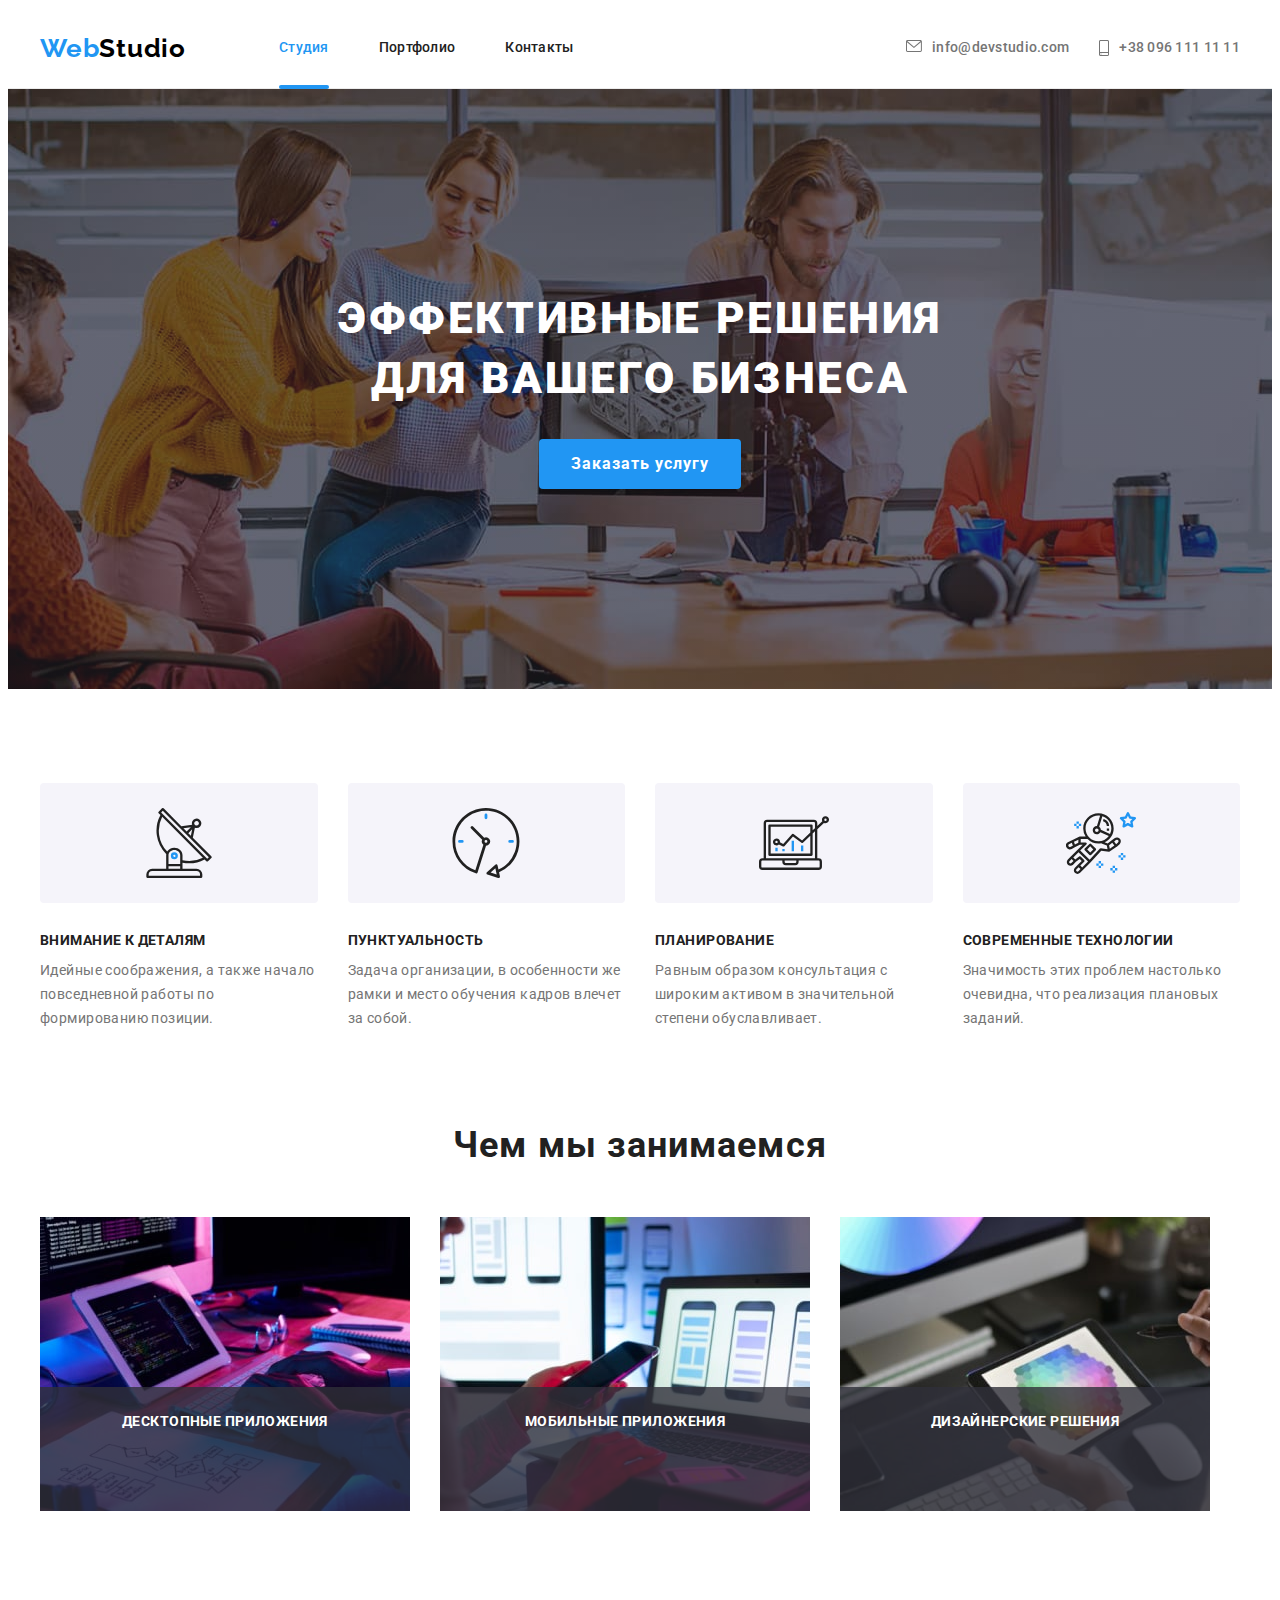
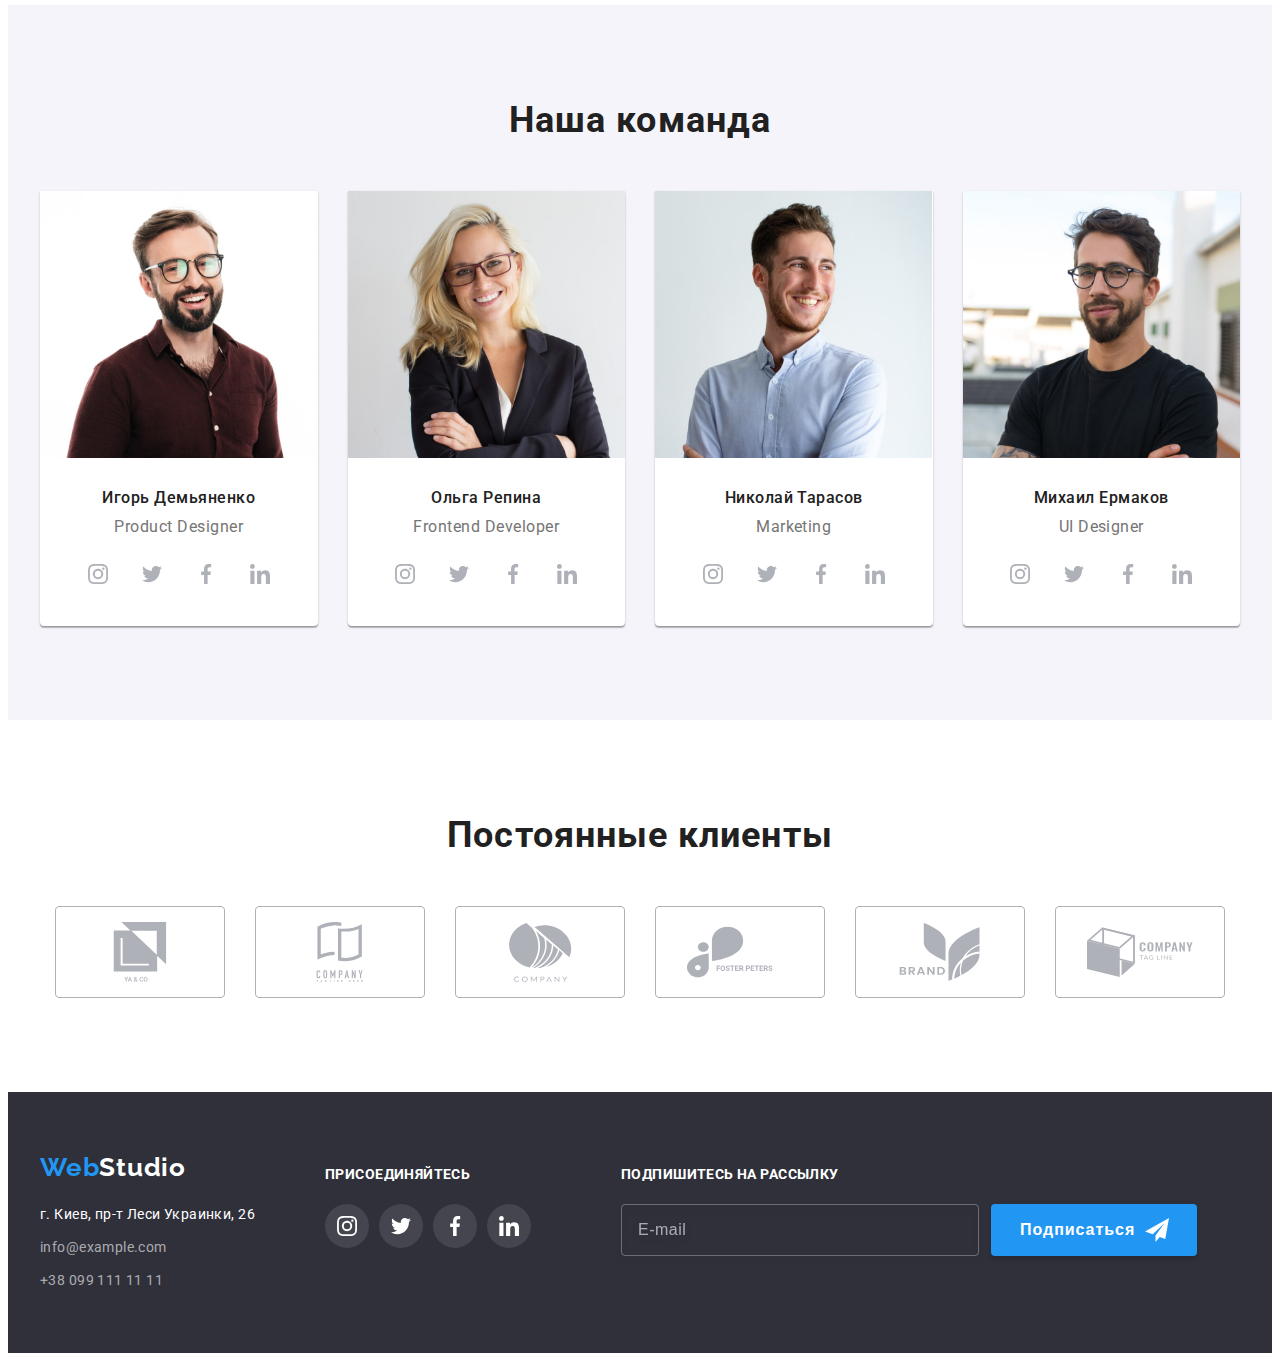
<file: index.html>
<!DOCTYPE html>
<html lang="ru">
  <head>
    <meta charset="UTF-8" />
    <meta http-equiv="X-UA-Compatible" content="IE=edge" />
    <meta name="viewport" content="width=device-width, initial-scale=1.0" />
    <title>WebStudio</title>
    <link
      rel="stylesheet"
      href="https://cdnjs.cloudflare.com/ajax/libs/modern-normalize/1.1.0/modern-normalize.min.css"
      integrity="sha512-wpPYUAdjBVSE4KJnH1VR1HeZfpl1ub8YT/NKx4PuQ5NmX2tKuGu6U/JRp5y+Y8XG2tV+wKQpNHVUX03MfMFn9Q=="
      crossorigin="anonymous"
      referrerpolicy="no-referrer"
    />
    <link rel="preconnect" href="https://fonts.googleapis.com" />
    <link rel="preconnect" href="https://fonts.gstatic.com" crossorigin />
    <link
      href="https://fonts.googleapis.com/css2?family=Raleway:wght@700&family=Roboto:wght@400;500;700;900&display=swap"
      rel="stylesheet"
    />
    <link rel="stylesheet" href="./css/main.min.css" />
  </head>

  <body>
    <!-- Шапка сайта -->
    <header class="header">
      <div class="container">
        <a class="link logo" href="./index.html">Web<span class="logo__desc">Studio</span></a>
        <nav class="navigation">
          <ul class="nav">
            <li class="list nav__item">
              <a class="link nav__link current" href="./index.html">Студия</a>
            </li>
            <li class="list nav__item">
              <a class="link nav__link" href="./portfolio.html">Портфолио</a>
            </li>
            <li class="list nav__item">
              <a class="link nav__link" href="">Контакты</a>
            </li>
          </ul>
        </nav>
        <ul class="list info">
          <li class="info__item">
            <a class="link info__link" href="mailto:info@devstudio.com"
              ><svg class="info__icon" width="16" height="12">
                <use href="./images/icon.svg#icon-envelope"></use></svg
              >info@devstudio.com
            </a>
          </li>
          <li class="info__item">
            <a class="link info__link tel" href="tel:+380961111111"
              ><svg class="info__icon" width="10" height="16">
                <use href="./images/icon.svg#icon-smartphone"></use></svg
              >+38 096 111 11 11</a
            >
          </li>
        </ul>
        <button type="button" class="menu-open-btn">
          <svg class="menu-open-btn__icon" width="40" height="40">
            <use href="./images/icon.svg#icon-menu-open"></use>
          </svg>
        </button>
      </div>
      <div class="mob-menu is-hidden">
        <div class="mob-menu__container">
          <div class="header__mob-menu-top">
            <button type="button" class="menu-close-btn">
              <svg class="menu-close-btn__icon" width="40" height="40">
                <use href="./images/icon.svg#icon-menu-close"></use>
              </svg>
            </button>
            <ul class="mob">
              <li class="list mob__item">
                <a class="link mob__link current" href="./index.html">Студия</a>
              </li>
              <li class="list mob__item">
                <a class="link mob__link" href="./portfolio.html">Портфолио</a>
              </li>
              <li class="list mob__item">
                <a class="link mob__link" href="">Контакты</a>
              </li>
            </ul>
          </div>
          <div class="header__mob-menu-bottom">
            <ul class="list mob-info">
              <li class="mob-info__item">
                <a class="link mob-info__link" href="tel:+380961111111">+38 096 111 11 11</a>
              </li>
              <li class="mob-info__item">
                <a class="link mob-info__link mail" href="mailto:info@devstudio.com"
                  >info@devstudio.com
                </a>
              </li>
            </ul>
            <ul class="mob-soc-list">
              <li class="list mob-soc-item">
                <a href="" class="mob-soc-link link">Instagram</a>
              </li>
              <li class="list mob-soc-item"><a href="" class="mob-soc-link link">Twitter</a></li>
              <li class="list mob-soc-item"><a href="" class="mob-soc-link link">Facebook</a></li>
              <li class="list mob-soc-item"><a href="" class="mob-soc-link link">LinkedIn</a></li>
            </ul>
          </div>
        </div>
      </div>
    </header>

    <!-- Герой -->
    <main class="main">
      <section class="hero">
        <div class="container">
          <h1 class="hero__title">
            Эффективные решения <br />
            для вашего бизнеса
          </h1>
          <button class="hero__btn" type="button" data-modal-open>Заказать услугу</button>
        </div>
      </section>
      <!-- Преимущества -->
      <section class="benefits">
        <div class="container">
          <h2 class="visually-hidden">Преимущества</h2>
          <ul class="list benefits__list">
            <li class="benefits__item">
              <div class="benefits__icon-block">
                <svg class="benefits__icon" width="70" height="70">
                  <use href="./images/icon.svg#icon-antenna"></use>
                </svg>
              </div>
              <h3 class="benefits__title">Внимание к деталям</h3>
              <p class="benefits__desc">
                Идейные соображения, а также начало повседневной работы по формированию позиции.
              </p>
            </li>
            <li class="benefits__item">
              <div class="benefits__icon-block">
                <svg class="benefits__icon" width="70" height="70">
                  <use href="./images/icon.svg#icon-clock"></use>
                </svg>
              </div>
              <h3 class="benefits__title">Пунктуальность</h3>
              <p class="benefits__desc">
                Задача организации, в особенности же рамки и место обучения кадров влечет за собой.
              </p>
            </li>
            <li class="benefits__item">
              <div class="benefits__icon-block">
                <svg class="benefits__icon" width="70" height="70">
                  <use href="./images/icon.svg#icon-diagram"></use>
                </svg>
              </div>
              <h3 class="benefits__title">Планирование</h3>
              <p class="benefits__desc">
                Равным образом консультация с широким активом в значительной степени обуславливает.
              </p>
            </li>
            <li class="benefits__item">
              <div class="benefits__icon-block">
                <svg class="benefits__icon" width="70" height="70">
                  <use href="./images/icon.svg#icon-astronaut"></use>
                </svg>
              </div>
              <h3 class="benefits__title">Современные технологии</h3>
              <p class="benefits__desc">
                Значимость этих проблем настолько очевидна, что реализация плановых заданий.
              </p>
            </li>
          </ul>
        </div>
      </section>

      <!-- Чем мы занимаемся -->
      <section class="work">
        <div class="container">
          <h2 class="work__title">Чем мы занимаемся</h2>
          <ul class="list work__list">
            <li class="work__item">
              <a href="" class="link">
                <picture>
                  <source
                    srcset="./images/box1.jpg 1x, ./images/box1-2x.jpg 2x"
                    media="(min-width: 1200px)"
                  />
                  <img src="./images/box1.jpg" alt="Печатаем текст" />
                </picture>
                <p class="work-top-text">Десктопные приложения</p>
              </a>
            </li>

            <li class="work__item">
              <a href="" class="link">
                <picture>
                  <source
                    srcset="./images/box2.jpg 1x, ./images/box2-2x.jpg 2x"
                    media="(min-width: 1200px)"
                  />
                  <img src="./images/box2.jpg" alt="Верстка под телефон" />
                </picture>

                <p class="work-top-text">Мобильные приложения</p>
              </a>
            </li>
            <li class="work__item">
              <a href="" class="link">
                <picture>
                  <source
                    srcset="./images/box3.jpg 1x, ./images/box3-2x.jpg 2x"
                    media="(min-width: 1200px)"
                  />
                  <img src="./images/box3.jpg" alt="Рисуем" />
                </picture>

                <p class="work-top-text">Дизайнерские решения</p>
              </a>
            </li>
          </ul>
        </div>
      </section>

      <!-- Наша команда -->
      <section class="team">
        <div class="container">
          <h2 class="team__title">Наша команда</h2>
          <ul class="list team__list">
            <li class="team__item">
              <picture>
                <source
                  srcset="./images/Igor.jpg 1x, ./images/Igor-2x.jpg 2x"
                  media="(min-width: 1200px)"
                />
                <source
                  srcset="./images/tablet/Igor-tab.jpg 1x, ./images/tablet/Igor-tab-2x.jpg 2x"
                  media="(min-width: 768px)"
                />
                <source
                  srcset="./images/mob/Igor-mob.jpg 1x, ./images/mob/Igor-mob-2x.jpg 2x"
                  media="(min-width: 320px)"
                />
                <img src="./images/Igor.jpg" alt="Игорь Демьяненко" />
              </picture>

              <div class="team__container">
                <h3 class="team__caption">Игорь Демьяненко</h3>
                <p class="team__desc" lang="en">Product Designer</p>
                <ul class="list soc">
                  <li class="soc__item">
                    <a class="link soc__link" href=""
                      ><svg class="soc__icon" width="20" height="20">
                        <use href="./images/icon.svg#icon-instagram"></use></svg
                    ></a>
                  </li>
                  <li class="soc__item">
                    <a class="link soc__link" href=""
                      ><svg class="soc__icon" width="20" height="20">
                        <use href="./images/icon.svg#icon-twitter"></use></svg
                    ></a>
                  </li>
                  <li class="soc__item">
                    <a class="link soc__link" href=""
                      ><svg class="soc__icon" width="20" height="20">
                        <use href="./images/icon.svg#icon-facebook"></use></svg
                    ></a>
                  </li>
                  <li class="soc__item">
                    <a class="link soc__link" href=""
                      ><svg class="soc__icon" width="20" height="20">
                        <use href="./images/icon.svg#icon-linkedin"></use></svg
                    ></a>
                  </li>
                </ul>
              </div>
            </li>
            <li class="team__item">
              <picture>
                <source
                  srcset="./images/Olga.jpg 1x, ./images/Olga-2x.jpg 2x"
                  media="(min-width: 1200px)"
                />
                <source
                  srcset="./images/tablet/Olga-tab.jpg 1x, ./images/tablet/Olga-tab-2x.jpg 2x"
                  media="(min-width: 768px)"
                />
                <source
                  srcset="./images/mob/Olga-mob.jpg 1x, ./images/mob/Olga-mob-2x.jpg 2x"
                  media="(min-width: 320px)"
                />
                <img src="./images/Olga.jpg" alt="Ольга Репина" />
              </picture>

              <div class="team__container">
                <h3 class="team__caption">Ольга Репина</h3>
                <p class="team__desc" lang="en">Frontend Developer</p>
                <ul class="list soc">
                  <li class="soc__item">
                    <a class="link soc__link" href=""
                      ><svg class="soc__icon" width="20" height="20">
                        <use href="./images/icon.svg#icon-instagram"></use></svg
                    ></a>
                  </li>
                  <li class="soc__item">
                    <a class="link soc__link" href=""
                      ><svg class="soc__icon" width="20" height="20">
                        <use href="./images/icon.svg#icon-twitter"></use></svg
                    ></a>
                  </li>
                  <li class="soc__item">
                    <a class="link soc__link" href=""
                      ><svg class="soc__icon" width="20" height="20">
                        <use href="./images/icon.svg#icon-facebook"></use></svg
                    ></a>
                  </li>
                  <li class="soc__item">
                    <a class="link soc__link" href=""
                      ><svg class="soc__icon" width="20" height="20">
                        <use href="./images/icon.svg#icon-linkedin"></use></svg
                    ></a>
                  </li>
                </ul>
              </div>
            </li>
            <li class="team__item">
              <picture>
                <source
                  srcset="./images/Nikolai.jpg 1x, ./images/Nikolai-2x.jpg 2x"
                  media="(min-width: 1200px)"
                />
                <source
                  srcset="./images/tablet/Nikolai-tab.jpg 1x, ./images/tablet/Nikolai-tab-2x.jpg 2x"
                  media="(min-width: 768px)"
                />
                <source
                  srcset="./images/mob/Nikolai-mob.jpg 1x, ./images/mob/Nikolai-mob-2x.jpg 2x"
                  media="(min-width: 320px)"
                />
                <img src="./images/Nikolai.jpg" alt="Николай Тарасов" />
              </picture>

              <div class="team__container">
                <h3 class="team__caption">Николай Тарасов</h3>
                <p class="team__desc" lang="en">Marketing</p>
                <ul class="list soc">
                  <li class="soc__item">
                    <a class="link soc__link" href=""
                      ><svg class="soc__icon" width="20" height="20">
                        <use href="./images/icon.svg#icon-instagram"></use></svg
                    ></a>
                  </li>
                  <li class="soc__item">
                    <a class="link soc__link" href=""
                      ><svg class="soc__icon" width="20" height="20">
                        <use href="./images/icon.svg#icon-twitter"></use></svg
                    ></a>
                  </li>
                  <li class="soc__item">
                    <a class="link soc__link" href=""
                      ><svg class="soc__icon" width="20" height="20">
                        <use href="./images/icon.svg#icon-facebook"></use></svg
                    ></a>
                  </li>
                  <li class="soc__item">
                    <a class="link soc__link" href=""
                      ><svg class="soc__icon" width="20" height="20">
                        <use href="./images/icon.svg#icon-linkedin"></use></svg
                    ></a>
                  </li>
                </ul>
              </div>
            </li>
            <li class="team__item">
              <picture>
                <source
                  srcset="./images/Misha.jpg 1x, ./images/Misha-2x.jpg 2x"
                  media="(min-width: 1200px)"
                />
                <source
                  srcset="./images/tablet/Misha-tab.jpg 1x, ./images/tablet/Misha-tab-2x.jpg 2x"
                  media="(min-width: 768px)"
                />
                <source
                  srcset="./images/mob/Misha-mob.jpg 1x, ./images/mob/Misha-mob-2x.jpg 2x"
                  media="(min-width: 320px)"
                />
                <img src="./images/Misha.jpg" alt="Михаил Ермаков" />
              </picture>

              <div class="team__container">
                <h3 class="team__caption">Михаил Ермаков</h3>
                <p class="team__desc" lang="en">UI Designer</p>
                <ul class="list soc">
                  <li class="soc__item">
                    <a class="link soc__link" href=""
                      ><svg class="soc__icon" width="20" height="20">
                        <use href="./images/icon.svg#icon-instagram"></use></svg
                    ></a>
                  </li>
                  <li class="soc__item">
                    <a class="link soc__link" href=""
                      ><svg class="soc__icon" width="20" height="20">
                        <use href="./images/icon.svg#icon-twitter"></use></svg
                    ></a>
                  </li>
                  <li class="soc__item">
                    <a class="link soc__link" href=""
                      ><svg class="soc__icon" width="20" height="20">
                        <use href="./images/icon.svg#icon-facebook"></use></svg
                    ></a>
                  </li>
                  <li class="soc__item">
                    <a class="link soc__link" href=""
                      ><svg class="soc__icon" width="20" height="20">
                        <use href="./images/icon.svg#icon-linkedin"></use></svg
                    ></a>
                  </li>
                </ul>
              </div>
            </li>
          </ul>
        </div>
      </section>
    </main>
    <!-- Постоянные клиенты -->
    <section class="client">
      <div class="container">
        <h2 class="client__title">Постоянные клиенты</h2>
        <ul class="list client__list">
          <li class="client__item">
            <a class="link client__link" href="">
              <svg class="client__icon" width="106" height="60">
                <use href="./images/icon.svg#icon-logo"></use>
              </svg>
            </a>
          </li>
          <li class="client__item">
            <a class="link client__link" href=""
              ><svg class="client__icon" width="106" height="60">
                <use href="./images/icon.svg#icon-logo2"></use></svg
            ></a>
          </li>
          <li class="client__item">
            <a class="link client__link" href=""
              ><svg class="client__icon" width="106" height="60">
                <use href="./images/icon.svg#icon-logo3"></use></svg
            ></a>
          </li>
          <li class="client__item">
            <a class="link client__link" href=""
              ><svg class="client__icon" width="106" height="60">
                <use href="./images/icon.svg#icon-logo4"></use></svg
            ></a>
          </li>
          <li class="client__item">
            <a class="link client__link" href=""
              ><svg class="client__icon" width="106" height="60">
                <use href="./images/icon.svg#icon-logo5"></use></svg
            ></a>
          </li>
          <li class="client__item">
            <a class="link client__link" href=""
              ><svg class="client__icon" width="106" height="60">
                <use href="./images/icon.svg#icon-logo6"></use></svg
            ></a>
          </li>
        </ul>
      </div>
    </section>
    <!-- Підвал сайта -->
    <footer class="footer">
      <div class="container">
        <div class="container__address">
          <a class="link footer__logo logo" href="./index.html"
            >Web<span class="footer__logo-desc">Studio</span></a
          >
          <address class="address">
            <ul class="list address__list">
              <li class="list address__item footer__item">
                <a
                  class="link address__link"
                  href="https://goo.gl/maps/ybXtjSqPj97G9J9u8"
                  target="_blank"
                  rel="noopener noreferrer"
                >
                  г. Киев, пр-т Леси Украинки, 26
                </a>
              </li>
              <li class="list address__info-list footer__item">
                <a class="link footer__info-link" href="mailto:info@example.com"
                  >info@example.com</a
                >
              </li>
              <li class="list address__info-list footer__item">
                <a class="link footer__info-link" href="tel:+380991111111">+38 099 111 11 11</a>
              </li>
            </ul>
          </address>
        </div>
        <div class="footer__soc-container">
          <h3 class="footer__soc-title">присоединяйтесь</h3>
          <ul class="list footer__soc">
            <li class="footer__soc-item">
              <a class="link footer__soc-link" href=""
                ><svg class="footer__icon-soc" width="20" height="20">
                  <use href="./images/icon.svg#icon-instagram"></use></svg
              ></a>
            </li>
            <li class="footer__soc-item">
              <a class="link footer__soc-link" href=""
                ><svg class="footer__icon-soc" width="20" height="20">
                  <use href="./images/icon.svg#icon-twitter"></use></svg
              ></a>
            </li>
            <li class="footer__soc-item">
              <a class="link footer__soc-link" href=""
                ><svg class="footer__icon-soc" width="20" height="20">
                  <use href="./images/icon.svg#icon-facebook"></use></svg
              ></a>
            </li>
            <li class="footer__soc-item">
              <a class="link footer__soc-link" href=""
                ><svg class="footer__icon-soc" width="20" height="20">
                  <use href="./images/icon.svg#icon-linkedin"></use></svg
              ></a>
            </li>
          </ul>
        </div>
        <div class="footer__form-container">
          <h3 class="footer__form-title">Подпишитесь на рассылку</h3>
          <form class="form">
            <label class="form__lable">
              <input type="email" name="email" placeholder="E-mail" required class="form__input" />
            </label>
            <button type="submit" class="form__button">
              Подписаться
              <svg class="form__icon" width="24px" height="24px">
                <use href="./images/icon.svg#icon-send"></use>
              </svg>
            </button>
          </form>
        </div>
      </div>
    </footer>
    <!-- Modal -->
    <div class="backdrop is-hidden" data-modal>
      <div class="modal">
        <button type="button" class="modal-close-button" data-modal-close>
          <svg class="icon-close-button" width="18" height="18">
            <use href="./images/icon.svg#icon-close-button"></use>
          </svg>
        </button>
        <p class="modal__desc">Оставьте свои данные, мы вам перезвоним</p>
        <form class="modal__form">
          <div class="modal__lable-container">
            <label for="user-name" class="modal__form-label">Имя</label>

            <div class="modal__input-container">
              <input
                type="text"
                class="modal__form-input"
                name="user-name"
                required
                id="user-name"
              />
              <svg class="modal__icon-form" width="18px" height="18px">
                <use href="./images/icon.svg#icon-user"></use>
              </svg>
            </div>
          </div>
          <div class="modal__lable-container">
            <label for="phone" class="modal__form-label">Телефон</label>

            <div class="modal__input-container">
              <input type="tel" class="modal__form-input" name="phone" required id="phone" />
              <svg class="modal__icon-form" width="18px" height="18px">
                <use href="./images/icon.svg#icon-phone-modal"></use>
              </svg>
            </div>
          </div>
          <div class="modal__lable-container">
            <label for="email" class="modal__form-label">Почта</label>

            <div class="modal__input-container">
              <input type="email" class="modal__form-input" name="email" required id="email" />
              <svg class="modal__icon-form" width="18px" height="18px">
                <use href="./images/icon.svg#icon-email-modal"></use>
              </svg>
            </div>
          </div>
          <div class="modal__comment-form">
            <label for="comment-user" class="modal__form-label"> Комментарий</label>
            <textarea
              name="comment-user"
              id="comment-user"
              cols="30"
              rows="5"
              class="modal__comment-textarea"
              placeholder="Введите текст"
            ></textarea>
          </div>
          <div class="modal__check-container">
            <input
              type="checkbox"
              class="modal__checkbox-form visually-hidden"
              value="checkbox"
              name="check"
              required
              id="check"
            />
            <label for="check" class="modal__check-label">
              <span class="modal__check-icon">
                <svg class="modal__icon-check" width="16" height="15">
                  <use href="./images/icon.svg#icon-check"></use>
                </svg>
              </span>
              <span
                >Соглашаюсь с рассылкой и принимаю&nbsp;
                <a class="modal__check-desc" href=""> Условия договора</a></span
              >
            </label>
          </div>
          <button type="submit" class="modal__send-btn">Отправить</button>
        </form>
      </div>
    </div>
    <script src="./js/modal.js"></script>
    <script src="./js/menu.js"></script>
  </body>
</html>
</file>
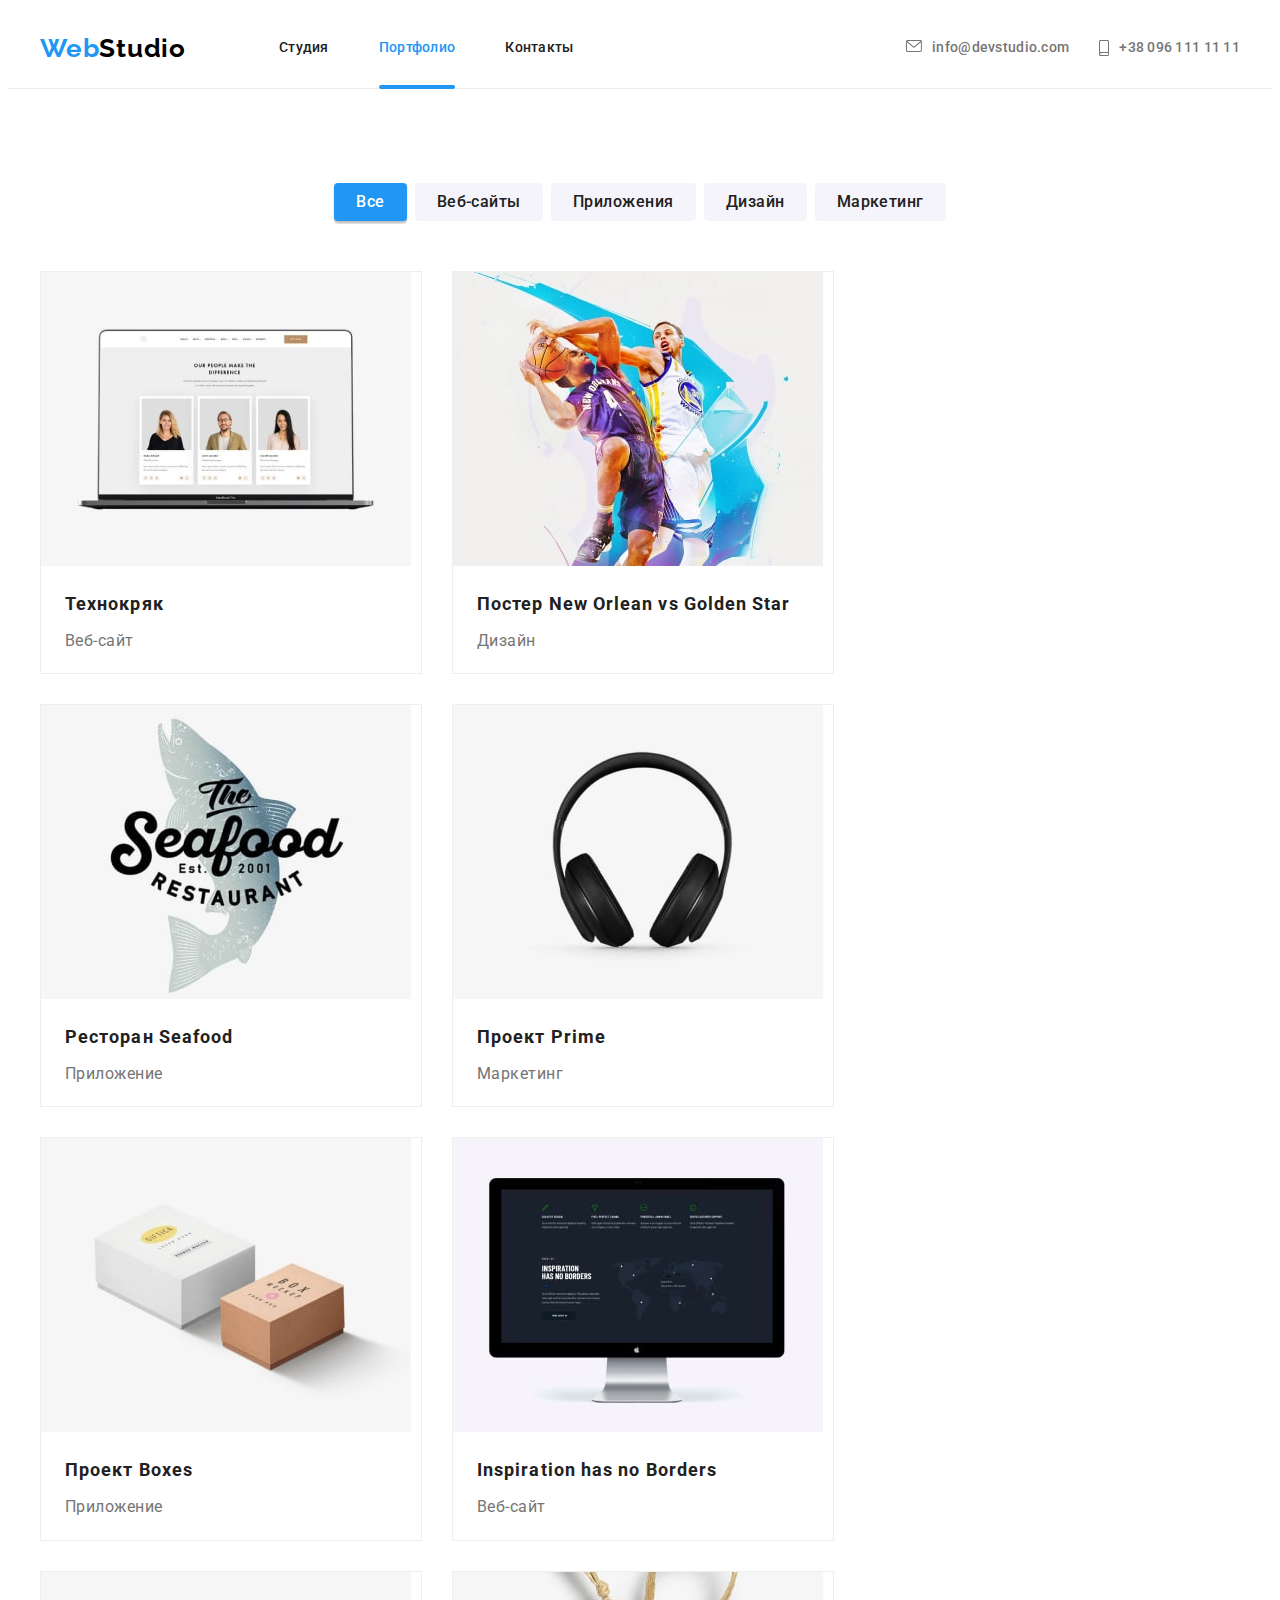
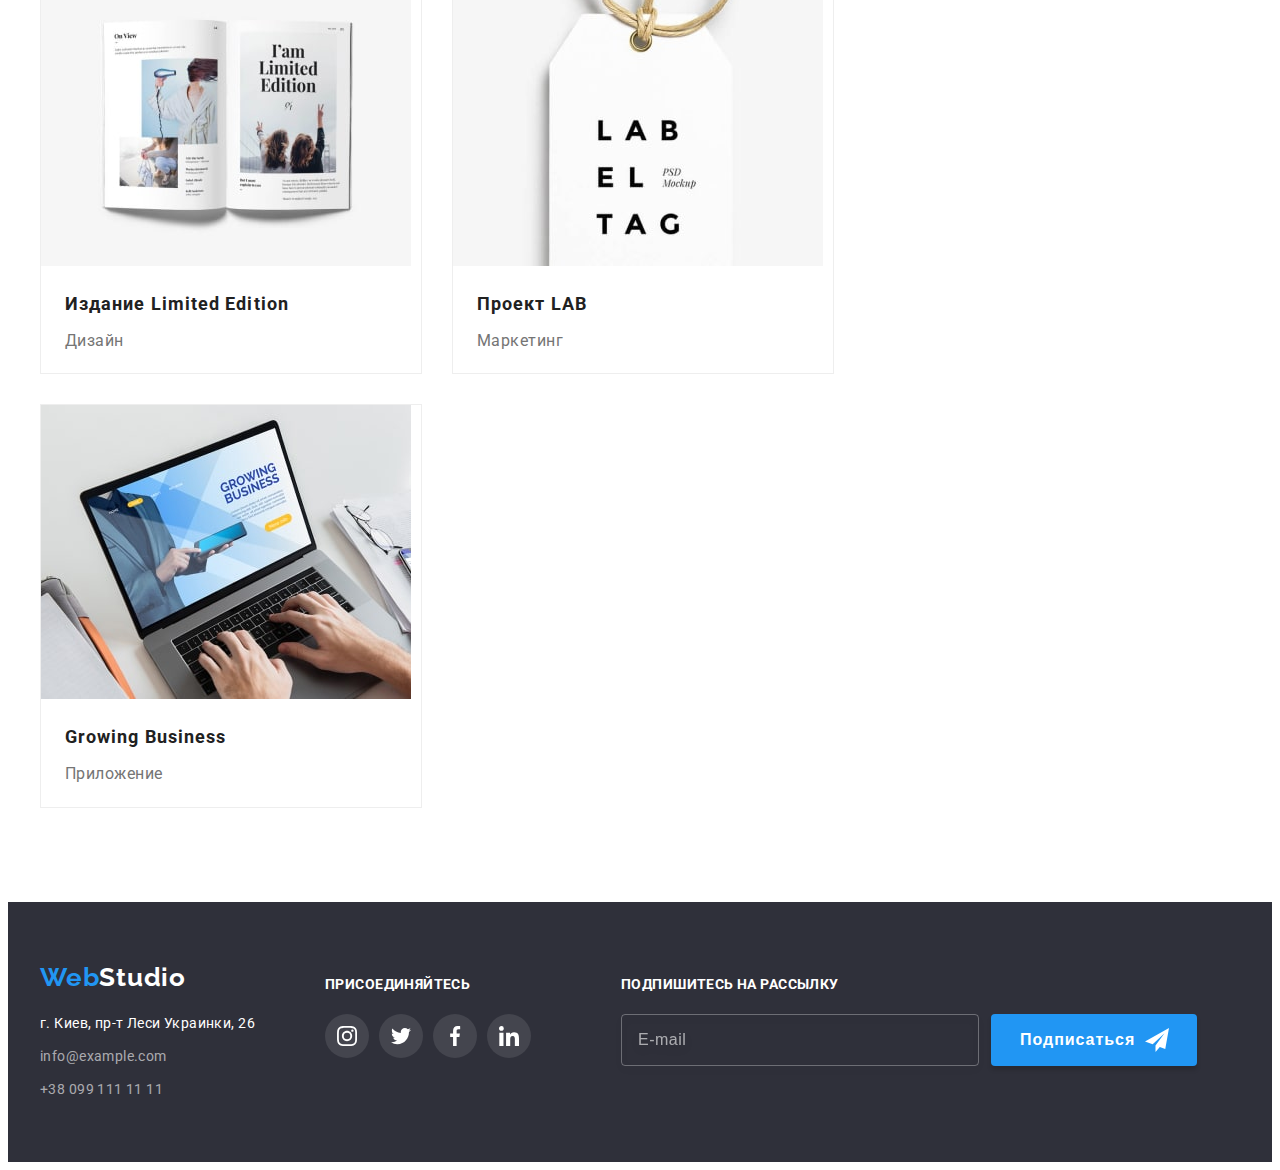
<file: portfolio.html>
<!DOCTYPE html>
<html lang="ru">
  <head>
    <meta charset="UTF-8" />
    <meta http-equiv="X-UA-Compatible" content="IE=edge" />
    <meta name="viewport" content="width=device-width, initial-scale=1.0" />
    <title>WebStudio</title>
    <link
      rel="stylesheet"
      href="https://cdnjs.cloudflare.com/ajax/libs/modern-normalize/1.1.0/modern-normalize.min.css"
      integrity="sha512-wpPYUAdjBVSE4KJnH1VR1HeZfpl1ub8YT/NKx4PuQ5NmX2tKuGu6U/JRp5y+Y8XG2tV+wKQpNHVUX03MfMFn9Q=="
      crossorigin="anonymous"
      referrerpolicy="no-referrer"
    />
    <link rel="preconnect" href="https://fonts.googleapis.com" />
    <link rel="preconnect" href="https://fonts.gstatic.com" crossorigin />
    <link
      href="https://fonts.googleapis.com/css2?family=Raleway:wght@700&family=Roboto:wght@400;500;700;900&display=swap"
      rel="stylesheet"
    />
    <link rel="stylesheet" href="./css/main.min.css" />
  </head>

  <body>
    <!-- Шапка сайта -->
    <header class="header">
      <div class="container">
        <a class="link logo" href="./index.html">Web<span class="logo__desc">Studio</span></a>
        <nav class="navigation">
          <ul class="nav">
            <li class="list nav__item">
              <a class="link nav__link" href="./index.html">Студия</a>
            </li>
            <li class="list nav__item">
              <a class="link nav__link current" href="./portfolio.html">Портфолио</a>
            </li>
            <li class="list nav__item">
              <a class="link nav__link" href="">Контакты</a>
            </li>
          </ul>
        </nav>
        <ul class="list info">
          <li class="info__item">
            <a class="link info__link" href="mailto:info@devstudio.com"
              ><svg class="info__icon" width="16" height="12">
                <use href="./images/icon.svg#icon-envelope"></use></svg
              >info@devstudio.com
            </a>
          </li>
          <li class="info__item">
            <a class="link info__link tel" href="tel:+380961111111"
              ><svg class="info__icon" width="10" height="16">
                <use href="./images/icon.svg#icon-smartphone"></use></svg
              >+38 096 111 11 11</a
            >
          </li>
        </ul>
        <button type="button" class="menu-open-btn">
          <svg class="menu-open-btn__icon" width="40" height="40">
            <use href="./images/icon.svg#icon-menu-open"></use>
          </svg>
        </button>
      </div>
      <div class="mob-menu is-hidden">
        <div class="mob-menu__container">
          <div class="header__mob-menu-top">
            <button type="button" class="menu-close-btn">
              <svg class="menu-close-btn__icon" width="40" height="40">
                <use href="./images/icon.svg#icon-menu-close"></use>
              </svg>
            </button>
            <ul class="mob">
              <li class="list mob__item">
                <a class="link mob__link" href="./index.html">Студия</a>
              </li>
              <li class="list mob__item">
                <a class="link mob__link current" href="./portfolio.html">Портфолио</a>
              </li>
              <li class="list mob__item">
                <a class="link mob__link" href="">Контакты</a>
              </li>
            </ul>
          </div>
          <div class="header__mob-menu-bottom">
            <ul class="list mob-info">
              <li class="mob-info__item">
                <a class="link mob-info__link" href="tel:+380961111111">+38 096 111 11 11</a>
              </li>
              <li class="mob-info__item">
                <a class="link mob-info__link mail" href="mailto:info@devstudio.com"
                  >info@devstudio.com
                </a>
              </li>
            </ul>
            <ul class="mob-soc-list">
              <li class="list mob-soc-item">
                <a href="" class="mob-soc-link link">Instagram</a>
              </li>
              <li class="list mob-soc-item"><a href="" class="mob-soc-link link">Twitter</a></li>
              <li class="list mob-soc-item"><a href="" class="mob-soc-link link">Facebook</a></li>
              <li class="list mob-soc-item"><a href="" class="mob-soc-link link">LinkedIn</a></li>
            </ul>
          </div>
        </div>
      </div>
    </header>
    <!--Список портфолио  -->
    <main>
      <section class="portfolio">
        <div class="container">
          <h1 class="visually-hidden">Наши роботы</h1>
          <ul class="list portfolio__btn-list">
            <li class="portfolio__btn-item">
              <button class="btn current" type="button">Все</button>
            </li>
            <li class="portfolio__btn-item">
              <button class="btn" type="button">Веб-сайты</button>
            </li>
            <li class="portfolio__btn-item">
              <button class="btn" type="button">Приложения</button>
            </li>
            <li class="portfolio__btn-item"><button class="btn" type="button">Дизайн</button></li>
            <li class="portfolio__btn-item">
              <button class="btn" type="button">Маркетинг</button>
            </li>
          </ul>

          <ul class="portfolio__list">
            <li class="list portfolio__item">
              <a class="link portfolio__link" href="">
                <div class="portfolio__top-container">
                  <picture>
                    <source
                      srcset="
                        ./images/portfolio/portfolio-1.jpg    1x,
                        ./images/portfolio/portfolio-1-2x.jpg 2x
                      "
                      media="(min-width: 1200px)" />
                    <source
                      srcset="
                        ./images/portfolio/tablet/portfolio-tab-1.jpg    1x,
                        ./images/portfolio/tablet/portfolio-tab-1-2x.jpg 2x
                      "
                      media="(min-width: 768px)" />
                    <source
                      srcset="
                        ./images/portfolio/mob/portfolio-mob-1.jpg    1x,
                        ./images/portfolio/mob/portfolio-mob-1-2x.jpg 2x
                      "
                      media="(min-width: 320px)" />
                    <img src="./images/portfolio1.jpg" alt="Технокряк"
                  /></picture>

                  <p class="top-text">
                    Ресурс предлагает комплексные предложения с разным уровнем функционала и
                    сервисов. Все это позволит посетителю получить исчерпывающие сведения о компании
                    или частном лице.
                  </p>
                </div>
                <div class="portfolio__wrap-container">
                  <h2 class="portfolio__title">Технокряк</h2>
                  <p class="portfolio__desc">Веб-сайт</p>
                </div></a
              >
            </li>
            <li class="list portfolio__item">
              <a class="link portfolio__link" href="">
                <div class="portfolio__top-container">
                  <picture>
                    <source
                      srcset="
                        ./images/portfolio/portfolio-2.jpg    1x,
                        ./images/portfolio/portfolio-2-2x.jpg 2x
                      "
                      media="(min-width: 1200px)"
                    />
                    <source
                      srcset="
                        ./images/portfolio/tablet/portfolio-tab-2.jpg    1x,
                        ./images/portfolio/tablet/portfolio-tab-2-2x.jpg 2x
                      "
                      media="(min-width: 768px)"
                    />
                    <source
                      srcset="
                        ./images/portfolio/mob/portfolio-mob-2.jpg    1x,
                        ./images/portfolio/mob/portfolio-mob-2-2x.jpg 2x
                      "
                      media="(min-width: 320px)"
                    />
                    <img src="./images/portfolio2.jpg" alt="Постер New Orlean vs Golden Star" />
                  </picture>
                  <p class="top-text">
                    Ресурс предлагает комплексные предложения с разным уровнем функционала и
                    сервисов. Все это позволит посетителю получить исчерпывающие сведения о компании
                    или частном лице.
                  </p>
                </div>
                <div class="portfolio__wrap-container">
                  <h2 class="portfolio__title">
                    Постер <span lang="en">New Orlean vs Golden Star</span>
                  </h2>
                  <p class="portfolio__desc">Дизайн</p>
                </div>
              </a>
            </li>
            <li class="list portfolio__item">
              <a class="link portfolio__link" href="">
                <div class="portfolio__top-container">
                  <picture>
                    <source
                      srcset="
                        ./images/portfolio/portfolio-3.jpg    1x,
                        ./images/portfolio/portfolio-3-2x.jpg 2x
                      "
                      media="(min-width: 1200px)" />
                    <source
                      srcset="
                        ./images/portfolio/tablet/portfolio-tab-3.jpg    1x,
                        ./images/portfolio/tablet/portfolio-tab-3-2x.jpg 2x
                      "
                      media="(min-width: 768px)" />
                    <source
                      srcset="
                        ./images/portfolio/mob/portfolio-mob-3.jpg    1x,
                        ./images/portfolio/mob/portfolio-mob-3-2x.jpg 2x
                      "
                      media="(min-width: 320px)" />
                    <img src="./images/portfolio3.jpg" alt="Ресторан Seafood"
                  /></picture>

                  <p class="top-text">
                    Ресурс предлагает комплексные предложения с разным уровнем функционала и
                    сервисов. Все это позволит посетителю получить исчерпывающие сведения о компании
                    или частном лице.
                  </p>
                </div>
                <div class="portfolio__wrap-container">
                  <h2 class="portfolio__title">Ресторан <span lang="en">Seafood</span></h2>
                  <p class="portfolio__desc">Приложение</p>
                </div>
              </a>
            </li>
            <li class="list portfolio__item">
              <a class="link portfolio__link" href="">
                <div class="portfolio__top-container">
                  <picture>
                    <source
                      srcset="
                        ./images/portfolio/portfolio-4.jpg    1x,
                        ./images/portfolio/portfolio-4-2x.jpg 2x
                      "
                      media="(min-width: 1200px)"
                    />
                    <source
                      srcset="
                        ./images/portfolio/tablet/portfolio-tab-4.jpg    1x,
                        ./images/portfolio/tablet/portfolio-tab-4-2x.jpg 2x
                      "
                      media="(min-width: 768px)"
                    />
                    <source
                      srcset="
                        ./images/portfolio/mob/portfolio-mob-4.jpg    1x,
                        ./images/portfolio/mob/portfolio-mob-4-2x.jpg 2x
                      "
                      media="(min-width: 320px)"
                    />
                    <img src="./images/portfolio4.jpg" alt="Проект Prime" />
                  </picture>

                  <p class="top-text">
                    Ресурс предлагает комплексные предложения с разным уровнем функционала и
                    сервисов. Все это позволит посетителю получить исчерпывающие сведения о компании
                    или частном лице.
                  </p>
                </div>
                <div class="portfolio__wrap-container">
                  <h2 class="portfolio__title">Проект <span lang="en">Prime</span></h2>
                  <p class="portfolio__desc">Маркетинг</p>
                </div>
              </a>
            </li>
            <li class="list portfolio__item">
              <a class="link portfolio__link" href="">
                <div class="portfolio__top-container">
                  <picture>
                    <source
                      srcset="
                        ./images/portfolio/portfolio-5.jpg    1x,
                        ./images/portfolio/portfolio-5-2x.jpg 2x
                      "
                      media="(min-width: 1200px)"
                    />
                    <source
                      srcset="
                        ./images/portfolio/tablet/portfolio-tab-5.jpg    1x,
                        ./images/portfolio/tablet/portfolio-tab-5-2x.jpg 2x
                      "
                      media="(min-width: 768px)"
                    />
                    <source
                      srcset="
                        ./images/portfolio/mob/portfolio-mob-5.jpg    1x,
                        ./images/portfolio/mob/portfolio-mob-5-2x.jpg 2x
                      "
                      media="(min-width: 320px)"
                    />
                    <img src="./images/portfolio5.jpg" alt="Проект Boxes" />
                  </picture>

                  <p class="top-text">
                    Ресурс предлагает комплексные предложения с разным уровнем функционала и
                    сервисов. Все это позволит посетителю получить исчерпывающие сведения о компании
                    или частном лице.
                  </p>
                </div>
                <div class="portfolio__wrap-container">
                  <h2 class="portfolio__title">Проект <span lang="en">Boxes</span></h2>
                  <p class="portfolio__desc">Приложение</p>
                </div>
              </a>
            </li>
            <li class="list portfolio__item">
              <a class="link portfolio__link" href="">
                <div class="portfolio__top-container">
                  <picture>
                    <source
                      srcset="
                        ./images/portfolio/portfolio-6.jpg    1x,
                        ./images/portfolio/portfolio-6-2x.jpg 2x
                      "
                      media="(min-width: 1200px)" />
                    <source
                      srcset="
                        ./images/portfolio/tablet/portfolio-tab-6.jpg    1x,
                        ./images/portfolio/tablet/portfolio-tab-6-2x.jpg 2x
                      "
                      media="(min-width: 768px)" />
                    <source
                      srcset="
                        ./images/portfolio/mob/portfolio-mob-6.jpg    1x,
                        ./images/portfolio/mob/portfolio-mob-6-2x.jpg 2x
                      "
                      media="(min-width: 320px)" />

                    <img src="./images/portfolio6.jpg" alt="Inspiration has no Borders"
                  /></picture>

                  <p class="top-text">
                    Ресурс предлагает комплексные предложения с разным уровнем функционала и
                    сервисов. Все это позволит посетителю получить исчерпывающие сведения о компании
                    или частном лице.
                  </p>
                </div>
                <div class="portfolio__wrap-container">
                  <h2 class="portfolio__title">
                    <span lang="en">Inspiration has no Borders</span>
                  </h2>
                  <p class="portfolio__desc">Веб-сайт</p>
                </div>
              </a>
            </li>
            <li class="list portfolio__item">
              <a class="link portfolio__link" href="">
                <div class="portfolio__top-container">
                  <picture>
                    <source
                      srcset="
                        ./images/portfolio/portfolio-7.jpg    1x,
                        ./images/portfolio/portfolio-7-2x.jpg 2x
                      "
                      media="(min-width: 1200px)" />
                    <source
                      srcset="
                        ./images/portfolio/tablet/portfolio-tab-7.jpg    1x,
                        ./images/portfolio/tablet/portfolio-tab-7-2x.jpg 2x
                      "
                      media="(min-width: 768px)" />
                    <source
                      srcset="
                        ./images/portfolio/mob/portfolio-mob-7.jpg    1x,
                        ./images/portfolio/mob/portfolio-mob-7-2x.jpg 2x
                      "
                      media="(min-width: 320px)" />

                    <img src="./images/portfolio7.jpg" alt="Издание Limited Edition"
                  /></picture>

                  <p class="top-text">
                    Ресурс предлагает комплексные предложения с разным уровнем функционала и
                    сервисов. Все это позволит посетителю получить исчерпывающие сведения о компании
                    или частном лице.
                  </p>
                </div>
                <div class="portfolio__wrap-container">
                  <h2 class="portfolio__title">Издание <span lang="en">Limited Edition</span></h2>
                  <p class="portfolio__desc">Дизайн</p>
                </div>
              </a>
            </li>
            <li class="list portfolio__item">
              <a class="link portfolio__link" href="">
                <div class="portfolio__top-container">
                  <picture>
                    <source
                      srcset="
                        ./images/portfolio/portfolio-8.jpg    1x,
                        ./images/portfolio/portfolio-8-2x.jpg 2x
                      "
                      media="(min-width: 1200px)" />
                    <source
                      srcset="
                        ./images/portfolio/tablet/portfolio-tab-8.jpg    1x,
                        ./images/portfolio/tablet/portfolio-tab-8-2x.jpg 2x
                      "
                      media="(min-width: 768px)" />
                    <source
                      srcset="
                        ./images/portfolio/mob/portfolio-mob-8.jpg    1x,
                        ./images/portfolio/mob/portfolio-mob-8-2x.jpg 2x
                      "
                      media="(min-width: 320px)" />

                    <img src="./images/portfolio8.jpg" alt="Проект LAB"
                  /></picture>

                  <p class="top-text">
                    Ресурс предлагает комплексные предложения с разным уровнем функционала и
                    сервисов. Все это позволит посетителю получить исчерпывающие сведения о компании
                    или частном лице.
                  </p>
                </div>
                <div class="portfolio__wrap-container">
                  <h2 class="portfolio__title">Проект <span lang="en">LAB</span></h2>
                  <p class="portfolio__desc">Маркетинг</p>
                </div>
              </a>
            </li>
            <li class="list portfolio__item">
              <a class="link portfolio__link" href="">
                <div class="portfolio__top-container">
                  <picture>
                    <source
                      srcset="
                        ./images/portfolio/portfolio-9.jpg    1x,
                        ./images/portfolio/portfolio-9-2x.jpg 2x
                      "
                      media="(min-width: 1200px)" />
                    <source
                      srcset="
                        ./images/portfolio/tablet/portfolio-tab-9.jpg    1x,
                        ./images/portfolio/tablet/portfolio-tab-9-2x.jpg 2x
                      "
                      media="(min-width: 768px)" />
                    <source
                      srcset="
                        ./images/portfolio/mob/portfolio-mob-9.jpg    1x,
                        ./images/portfolio/mob/portfolio-mob-9-2x.jpg 2x
                      "
                      media="(min-width: 320px)" />

                    <img src="./images/portfolio9.jpg" alt="Growing Business"
                  /></picture>

                  <p class="top-text">
                    Ресурс предлагает комплексные предложения с разным уровнем функционала и
                    сервисов. Все это позволит посетителю получить исчерпывающие сведения о компании
                    или частном лице.
                  </p>
                </div>
                <div class="portfolio__wrap-container">
                  <h2 class="portfolio__title"><span lang="en">Growing Business</span></h2>
                  <p class="portfolio__desc">Приложение</p>
                </div>
              </a>
            </li>
          </ul>
        </div>
      </section>
    </main>

    <!-- Підвал сайта -->
    <footer class="footer">
      <div class="container">
        <div class="container__address">
          <a class="link footer__logo logo" href="./index.html"
            >Web<span class="footer__logo-desc">Studio</span></a
          >
          <address class="address">
            <ul class="list address__list">
              <li class="list address__item footer__item">
                <a
                  class="link address__link"
                  href="https://goo.gl/maps/ybXtjSqPj97G9J9u8"
                  target="_blank"
                  rel="noopener noreferrer"
                >
                  г. Киев, пр-т Леси Украинки, 26
                </a>
              </li>
              <li class="list address__info-list footer__item">
                <a class="link footer__info-link" href="mailto:info@example.com"
                  >info@example.com</a
                >
              </li>
              <li class="list address__info-list footer__item">
                <a class="link footer__info-link" href="tel:+380991111111">+38 099 111 11 11</a>
              </li>
            </ul>
          </address>
        </div>
        <div class="footer__soc-container">
          <h3 class="footer__soc-title">присоединяйтесь</h3>
          <ul class="list footer__soc">
            <li class="footer__soc-item">
              <a class="link footer__soc-link" href=""
                ><svg class="footer__icon-soc" width="20" height="20">
                  <use href="./images/icon.svg#icon-instagram"></use></svg
              ></a>
            </li>
            <li class="footer__soc-item">
              <a class="link footer__soc-link" href=""
                ><svg class="footer__icon-soc" width="20" height="20">
                  <use href="./images/icon.svg#icon-twitter"></use></svg
              ></a>
            </li>
            <li class="footer__soc-item">
              <a class="link footer__soc-link" href=""
                ><svg class="footer__icon-soc" width="20" height="20">
                  <use href="./images/icon.svg#icon-facebook"></use></svg
              ></a>
            </li>
            <li class="footer__soc-item">
              <a class="link footer__soc-link" href=""
                ><svg class="footer__icon-soc" width="20" height="20">
                  <use href="./images/icon.svg#icon-linkedin"></use></svg
              ></a>
            </li>
          </ul>
        </div>
        <div class="footer__form-container">
          <h3 class="footer__form-title">Подпишитесь на рассылку</h3>
          <form class="form">
            <label class="form__lable">
              <input type="email" name="email" placeholder="E-mail" required class="form__input" />
            </label>
            <button type="submit" class="form__button">
              Подписаться
              <svg class="form__icon" width="24px" height="24px">
                <use href="./images/icon.svg#icon-send"></use>
              </svg>
            </button>
          </form>
        </div>
      </div>
    </footer>
    <script src="./js/menu.js"></script>
  </body>
</html>
</file>
<file: css/main.min.css>
:root{--primary-text-color: #757575;--title-text-color: #212121;--accent-color: #2196f3;--second-title-color: #ffffff;--card-set-gap: 30px;--padding-portfolio: 24px;--padding-section: 94px;--social-link-fill: #afb1b8;--typical-duration: 250ms;--typical-timing-function: cubic-bezier(0.4, 0, 0.2, 1)}p,h1,h2,h3,h4,h5,h6{margin:0}ul{margin:0;padding-left:0}img{display:block;max-width:100%;height:auto}textarea{resize:none}body{font-family:"Roboto",sans-serif;color:var(--primary-text-color);background-color:#fff}.container{width:100%;margin-left:auto;margin-right:auto;padding-left:15px;padding-right:15px}@media screen and (min-width: 480px){.container{width:480px}}@media screen and (min-width: 768px){.container{width:768px}}@media screen and (min-width: 1200px){.container{width:1200px}}.visually-hidden{position:absolute;white-space:nowrap;width:1px;height:1px;overflow:hidden;border:0;padding:0;clip:rect(0 0 0 0);-webkit-clip-path:inset(50%);clip-path:inset(50%);margin:-1px}.list{list-style:none}.link{text-decoration:none}.hero,.footer{background-color:#2f303a}.work__title,.team__title{color:var(--title-text-color)}.logo{font-family:"Raleway",sans-serif;font-style:normal;font-weight:700;font-size:24px;line-height:1.67;letter-spacing:.03em;color:var(--accent-color)}@media screen and (min-width: 1200px){.logo{font-size:26px;line-height:1.19}}.soc{display:-webkit-box;display:-ms-flexbox;display:flex;-webkit-box-pack:center;-ms-flex-pack:center;justify-content:center}.soc__item{width:44px;height:44px}.soc__item:not(:last-child){margin-right:10px}.soc__link{width:100%;height:100%;border-radius:50%;display:-webkit-box;display:-ms-flexbox;display:flex;-webkit-box-align:center;-ms-flex-align:center;align-items:center;-webkit-box-pack:center;-ms-flex-pack:center;justify-content:center;fill:#afb1b8;-webkit-transition:var(--typical-duration) var(--typical-timing-function);transition:var(--typical-duration) var(--typical-timing-function)}.soc__link:hover,.soc__link:focus{background-color:var(--accent-color);fill:var(--second-title-color)}.backdrop{position:fixed;top:0;width:100%;height:100%;background-color:rgba(0,0,0,.2);-webkit-transition:opacity var(--typical-duration),visibility var(--typical-duration);transition:opacity var(--typical-duration),visibility var(--typical-duration)}.modal{width:450px;min-height:609px;padding:40px;background-color:#fff;-webkit-box-shadow:0px 1px 3px rgba(0,0,0,.12),0px 1px 1px rgba(0,0,0,.14),0px 2px 1px rgba(0,0,0,.2);box-shadow:0px 1px 3px rgba(0,0,0,.12),0px 1px 1px rgba(0,0,0,.14),0px 2px 1px rgba(0,0,0,.2);border-radius:4px;position:absolute;top:50%;left:50%;-webkit-transform:translate(-50%, -50%) scaleY(1);transform:translate(-50%, -50%) scaleY(1);-webkit-transition:-webkit-transform var(--typical-duration) var(--typical-timing-function);transition:-webkit-transform var(--typical-duration) var(--typical-timing-function);transition:transform var(--typical-duration) var(--typical-timing-function);transition:transform var(--typical-duration) var(--typical-timing-function), -webkit-transform var(--typical-duration) var(--typical-timing-function)}@media screen and (min-width: 1200px){.modal{width:528px;min-height:581px}}.backdrop.is-hidden .modal{-webkit-transform:translate(-50%, -50%) scaleY(0);transform:translate(-50%, -50%) scaleY(0)}.modal-close-button{border:1px solid rgba(0,0,0,.1);width:30px;height:30px;border-radius:50%;background-color:rgba(0,0,0,0);display:-webkit-box;display:-ms-flexbox;display:flex;-webkit-box-align:center;-ms-flex-align:center;align-items:center;-webkit-box-pack:center;-ms-flex-pack:center;justify-content:center;padding:0px;position:absolute;top:8px;right:8px;cursor:pointer;-webkit-transition:var(--typical-duration) var(--typical-timing-function);transition:var(--typical-duration) var(--typical-timing-function)}.modal-close-button:hover,.modal-close-button:focus{fill:var(--accent-color)}.is-hidden{visibility:hidden;opacity:0;pointer-events:none}.modal__desc{font-weight:700;font-size:20px;line-height:1.15;text-align:center;letter-spacing:.03em;color:var(--title-text-color);margin-bottom:12px}.modal__lable-container{margin-bottom:10px}.modal__form-label{font-weight:400;font-size:12px;line-height:1.17;letter-spacing:.01em;margin-bottom:4px;color:var(--primary-text-color)}.modal__input-container{position:relative;-webkit-transition:fill var(--typical-duration) var(--typical-timing-function);transition:fill var(--typical-duration) var(--typical-timing-function)}.modal__input-container:focus-within{fill:var(--accent-color);border-color:var(--accent-color)}.modal__form-input{width:100%;height:40px;border:1px solid rgba(33,33,33,.2);border-radius:4px;background-color:rgba(0,0,0,0);padding-left:42px}.modal__form-input:focus-within{outline:none}.modal__form-input:hover,.modal__form-input:focus{border:1px solid var(--accent-color)}.modal__form-input:hover+.icon-modal__form,.modal__form-input:focus+.icon-modal__form{fill:var(--accent-color)}.modal__icon-form{position:absolute;top:50%;left:12px;-webkit-transform:translateY(-50%);transform:translateY(-50%)}.modal__comment-form{margin-bottom:20px}.modal__comment-textarea{width:100%;height:120px;border:1px solid rgba(33,33,33,.2);border-radius:4px;padding:16px 12px}.modal__comment-textarea:focus-within{outline:none}.modal__comment-textarea::-webkit-input-placeholder{font-weight:400;font-size:12px;line-height:1.17;letter-spacing:.01em;color:rgba(117,117,117,.5)}.modal__comment-textarea::-moz-placeholder{font-weight:400;font-size:12px;line-height:1.17;letter-spacing:.01em;color:rgba(117,117,117,.5)}.modal__comment-textarea:-ms-input-placeholder{font-weight:400;font-size:12px;line-height:1.17;letter-spacing:.01em;color:rgba(117,117,117,.5)}.modal__comment-textarea::-ms-input-placeholder{font-weight:400;font-size:12px;line-height:1.17;letter-spacing:.01em;color:rgba(117,117,117,.5)}.modal__comment-textarea::placeholder{font-weight:400;font-size:12px;line-height:1.17;letter-spacing:.01em;color:rgba(117,117,117,.5)}.modal__comment-textarea:hover,.modal__comment-textarea:focus{border:1px solid var(--accent-color)}.modal__check-container{margin-bottom:30px}.modal__check-label{display:-webkit-box;display:-ms-flexbox;display:flex;-webkit-box-pack:center;-ms-flex-pack:center;justify-content:center;-webkit-box-align:center;-ms-flex-align:center;align-items:center;font-weight:400;font-size:12px;line-height:1.17;letter-spacing:.03em;color:var(--primary-text-color)}@media screen and (min-width: 1200px){.modal__check-label{font-size:14px;line-height:1.71}}.modal__check-icon{display:-webkit-box;display:-ms-flexbox;display:flex;width:16px;height:15px;-webkit-box-align:center;-ms-flex-align:center;align-items:center;-webkit-box-pack:center;-ms-flex-pack:center;justify-content:center;margin-right:7px;border:2px solid #212121;border-radius:2px;-webkit-transition:background-color var(--typical-duration) var(--typical-timing-function),fill var(--typical-duration) var(--typical-timing-function),border var(--typical-duration) var(--typical-timing-function);transition:background-color var(--typical-duration) var(--typical-timing-function),fill var(--typical-duration) var(--typical-timing-function),border var(--typical-duration) var(--typical-timing-function)}.modal__check-desc{-webkit-text-decoration-line:underline;text-decoration-line:underline;color:var(--accent-color)}.modal__checkbox-form:checked+.modal__check-label>.modal__check-icon{background-color:var(--accent-color);border:none}.modal__send-btn{font-weight:700;font-size:16px;line-height:1.88;display:-webkit-box;display:-ms-flexbox;display:flex;-webkit-box-align:center;-ms-flex-align:center;align-items:center;text-align:center;letter-spacing:.06em;padding:10px 56px;color:var(--second-title-color);background:var(--accent-color);-webkit-box-shadow:0px 4px 4px rgba(0,0,0,.15);box-shadow:0px 4px 4px rgba(0,0,0,.15);border-radius:4px;border:none;margin-left:auto;margin-right:auto;cursor:pointer;-webkit-transition:background-color var(--typical-duration) var(--typical-timing-function);transition:background-color var(--typical-duration) var(--typical-timing-function)}.modal__send-btn:hover,.modal__send-btn:focus{background-color:#188ce8}.logo__desc{color:#000}.header{border-bottom:1px solid #ececec}.header>.container{display:-webkit-box;display:-ms-flexbox;display:flex;-webkit-box-align:center;-ms-flex-align:center;align-items:center;padding-top:10px;padding-bottom:10px}@media screen and (min-width: 768px){.header>.container{display:-webkit-box;display:-ms-flexbox;display:flex;-webkit-box-pack:center;-ms-flex-pack:center;justify-content:center;-webkit-box-align:center;-ms-flex-align:center;align-items:center;padding-top:0;padding-bottom:0;padding-left:15px;padding-right:15px}}.nav__link{display:block;padding-top:32px;padding-bottom:32px;color:var(--title-text-color);font-weight:500;font-size:14px;line-height:1.14;letter-spacing:.02em;position:relative;display:none;-webkit-transition:var(--typical-duration) var(--typical-timing-function);transition:var(--typical-duration) var(--typical-timing-function)}.nav__link:hover,.nav__link:focus{color:var(--accent-color)}@media screen and (min-width: 768px){.nav__link{display:-webkit-box;display:-ms-flexbox;display:flex}}@media screen and (min-width: 768px){.nav{display:-webkit-box;display:-ms-flexbox;display:flex;margin-left:88px;gap:50px}}@media screen and (min-width: 1200px){.nav{margin-left:93px}}.nav .nav__link.current{color:var(--accent-color)}.nav .nav__link.current::after{content:"";position:absolute;width:100%;height:4px;background-color:var(--accent-color);border-radius:2px;left:0;bottom:-1px}.info{margin-left:auto}@media screen and (min-width: 1200px){.info{display:-webkit-box;display:-ms-flexbox;display:flex}}@media screen and (min-width: 768px){.info__item:not(:last-child){margin-bottom:10px}}@media screen and (min-width: 1200px){.info__item:not(:last-child){margin-bottom:0}}.info__link{padding-top:32px;padding-bottom:32px;font-style:normal;font-weight:500;font-size:14px;line-height:1.14;letter-spacing:.02em;color:var(--primary-text-color);display:none;fill:currentColor;-webkit-transition:var(--typical-duration) var(--typical-timing-function);transition:var(--typical-duration) var(--typical-timing-function)}.info__link:hover,.info__link:focus{color:var(--accent-color)}@media screen and (min-width: 768px){.info__link{display:-webkit-box;display:-ms-flexbox;display:flex;padding:0;font-size:12px;line-height:1.17}}@media screen and (min-width: 1200px){.info__link{font-size:14px;line-height:1.14}}.info__icon{margin-right:10px}@media screen and (min-width: 768px){.tel{margin:0}}@media screen and (min-width: 1200px){.tel{margin-left:30px}}.menu-open-btn,.menu-close-btn{display:block;margin-left:auto;cursor:pointer;border:none;background-color:rgba(0,0,0,0)}.menu-open-btn:hover,.menu-open-btn:focus,.menu-close-btn:hover,.menu-close-btn:focus{fill:var(--accent-color)}@media screen and (min-width: 768px){.menu-open-btn,.menu-close-btn{display:none}}.menu-close-btn{margin-right:15px;margin-top:10px}.mob-menu{position:fixed;top:0;left:0;z-index:1;background-color:#fff;width:100vw;height:100vh;-webkit-transition:opacity var(--typical-duration),visibility var(--typical-timing-function);transition:opacity var(--typical-duration),visibility var(--typical-timing-function)}.mob-menu.is-hidden .modal{-webkit-transform:translateX(0.1);transform:translateX(0.1)}.mob-menu__container{display:-webkit-box;display:-ms-flexbox;display:flex;-webkit-box-orient:vertical;-webkit-box-direction:normal;-ms-flex-direction:column;flex-direction:column;-webkit-box-pack:justify;-ms-flex-pack:justify;justify-content:space-between;height:100%;width:100%;overflow-y:auto;margin-left:auto;margin-right:auto;overflow:scroll}@media screen and (min-width: 480px){.mob-menu__container{width:480px}}@media screen and (min-width: 768px){.mob-menu__container{display:none}}.header__mob-menu-top{padding-left:40px;padding-bottom:40px}.mob__item:not(:last-child){margin-bottom:32px}.mob__link{font-weight:500;font-size:40px;line-height:1.18;text-align:center;letter-spacing:.02em;color:var(--title-text-color)}.mob__link:hover,.mob__link:focus{color:var(--accent-color)}.current{color:var(--accent-color)}.header__mob-menu-bottom{padding-left:40px;padding-bottom:48px}.mob-info__item{margin-bottom:32px}.mob-info__item:last-child{margin-bottom:64px}.mob-info__link{font-weight:500;font-size:34px;line-height:1.18;letter-spacing:.02em;color:var(--accent-color)}.mob-info__link:hover,.mob-info__link:focus{color:var(--accent-color)}.mob-soc-list{display:-webkit-box;display:-ms-flexbox;display:flex}.mob-soc-item{position:relative}.mob-soc-item:not(:last-child){margin-right:20px}.mob-soc-item:not(:last-child)::after{content:"";position:absolute;left:100%;bottom:50%;width:22px;height:1px;background-color:rgba(33,33,33,.2);-webkit-transform:rotate(90deg);transform:rotate(90deg)}.mob-soc-link{font-weight:500;font-size:18px;line-height:1.2;letter-spacing:.02em;color:var(--accent-color)}.mob-soc-link:hover,.mob-soc-link:focus{color:var(--accent-color)}.mail{font-weight:500;font-size:24px;line-height:1.67;letter-spacing:.02em;color:var(--primary-text-color)}.main{text-align:center}.hero{max-width:1600px;padding-top:118px;padding-bottom:118px;margin-left:auto;margin-right:auto;background-image:-webkit-gradient(linear, left top, right top, from(rgba(47, 48, 58, 0.4)), to(rgba(47, 48, 58, 0.4))),url("../images/hero-mob.jpg");background-image:linear-gradient(to right, rgba(47, 48, 58, 0.4), rgba(47, 48, 58, 0.4)),url("../images/hero-mob.jpg");background-repeat:no-repeat;background-position:center;background-size:cover;background-color:#2f303a;text-align:center}@media(min-device-pixel-ratio: 2),(-webkit-min-device-pixel-ratio: 2),(min-resolution: 192dpi),(min-resolution: 2dppx){.hero{background-image:-webkit-gradient(linear, left top, left bottom, from(rgba(47, 48, 58, 0.4)), to(rgba(47, 48, 58, 0.4))),url(../images/hero-mob-2x.jpg);background-image:linear-gradient(rgba(47, 48, 58, 0.4), rgba(47, 48, 58, 0.4)),url(../images/hero-mob-2x.jpg)}}@media screen and (min-width: 768px){.hero{background-image:-webkit-gradient(linear, left top, right top, from(rgba(47, 48, 58, 0.4)), to(rgba(47, 48, 58, 0.4))),url("../images/hero-tablet.jpg");background-image:linear-gradient(to right, rgba(47, 48, 58, 0.4), rgba(47, 48, 58, 0.4)),url("../images/hero-tablet.jpg")}}@media screen and (min-width: 768px)and (min-device-pixel-ratio: 2),screen and (min-width: 768px)and (-webkit-min-device-pixel-ratio: 2),screen and (min-width: 768px)and (min-resolution: 192dpi),screen and (min-width: 768px)and (min-resolution: 2dppx){.hero{background-image:-webkit-gradient(linear, left top, left bottom, from(rgba(47, 48, 58, 0.4)), to(rgba(47, 48, 58, 0.4))),url(../images/hero-tablet-2x.jpg);background-image:linear-gradient(rgba(47, 48, 58, 0.4), rgba(47, 48, 58, 0.4)),url(../images/hero-tablet-2x.jpg)}}@media screen and (min-width: 1200px){.hero{padding-top:200px;padding-bottom:200px;background-image:-webkit-gradient(linear, left top, right top, from(rgba(47, 48, 58, 0.4)), to(rgba(47, 48, 58, 0.4))),url("../images/hero.jpg");background-image:linear-gradient(to right, rgba(47, 48, 58, 0.4), rgba(47, 48, 58, 0.4)),url("../images/hero.jpg")}}@media screen and (min-width: 1200px)and (min-device-pixel-ratio: 2),screen and (min-width: 1200px)and (-webkit-min-device-pixel-ratio: 2),screen and (min-width: 1200px)and (min-resolution: 192dpi),screen and (min-width: 1200px)and (min-resolution: 2dppx){.hero{background-image:-webkit-gradient(linear, left top, left bottom, from(rgba(47, 48, 58, 0.4)), to(rgba(47, 48, 58, 0.4))),url(../images/hero-2x.jpg);background-image:linear-gradient(rgba(47, 48, 58, 0.4), rgba(47, 48, 58, 0.4)),url(../images/hero-2x.jpg)}}.hero__title{font-weight:900;font-size:26px;line-height:1.6;text-align:center;letter-spacing:.06em;text-transform:uppercase;text-align:center;color:var(--second-title-color);margin-bottom:30px}@media screen and (min-width: 1200px){.hero__title{font-size:44px;line-height:1.36}}.hero__btn{font-family:"Roboto",sans-serif;font-style:normal;font-weight:700;font-size:16px;line-height:1.88;letter-spacing:.06em;color:var(--second-title-color);background-color:var(--accent-color);display:inline-block;cursor:pointer;padding:10px 32px;-webkit-box-shadow:0px 4px 4px rgba(0,0,0,.15);box-shadow:0px 4px 4px rgba(0,0,0,.15);border-radius:4px;border:none;-webkit-transition:var(--typical-duration) var(--typical-timing-function);transition:var(--typical-duration) var(--typical-timing-function)}.hero__btn:hover,.hero__btn:focus{background-color:#188ce8}.benefits{padding-top:60px;padding-bottom:60px}@media screen and (min-width: 1200px){.benefits{padding-top:var(--padding-section);padding-bottom:var(--padding-section)}}.benefits__list{display:-webkit-box;display:-ms-flexbox;display:flex;-ms-flex-wrap:wrap;flex-wrap:wrap;gap:30px}@media screen and (min-width: 1200px){.benefits__list{-ms-flex-wrap:nowrap;flex-wrap:nowrap}}.benefits__item{width:100%}@media screen and (min-width: 768px){.benefits__item{width:calc((100% - 30px)/3);width:354px}}.benefits__icon-block{margin-left:auto;margin-right:auto;height:120px;background:#f5f4fa;border-radius:4px;margin-bottom:30px;display:-webkit-box;display:-ms-flexbox;display:flex;-webkit-box-align:center;-ms-flex-align:center;align-items:center;-webkit-box-pack:center;-ms-flex-pack:center;justify-content:center}.benefits__title{font-size:14px;line-height:1.14;letter-spacing:.03em;text-transform:uppercase;color:var(--title-text-color);text-align:center}@media screen and (min-width: 768px){.benefits__title{text-align:left}}.benefits__desc{font-size:14px;line-height:1.71;letter-spacing:.03em;text-align:left;margin-top:10px}.work{padding-top:0px;padding-bottom:var(--padding-section);display:none}@media screen and (min-width: 1200px){.work{display:block}}.work__title{font-size:36px;line-height:1.17;text-align:center;letter-spacing:.03em;padding-bottom:50px}.work__list{display:-webkit-box;display:-ms-flexbox;display:flex;gap:30px}.work__item{position:relative}.work-top-text{font-weight:700;font-size:14px;line-height:1.14;text-align:center;letter-spacing:.03em;text-transform:uppercase;color:var(--second-title-color);background-color:rgba(47,48,58,.8);position:absolute;bottom:0;right:0;width:100%;height:70px;padding-top:27px;padding-bottom:27px}.team{background-color:#f5f4fa;padding-top:60px;padding-bottom:60px}@media screen and (min-width: 1200px){.team{padding-top:var(--padding-section);padding-bottom:var(--padding-section)}}.team__title{font-size:28px;line-height:1.18;text-align:center;letter-spacing:.03em;margin-bottom:30px}@media screen and (min-width: 1200px){.team__title{font-size:36px;line-height:1.17;margin-bottom:50px}}.team__list{display:-webkit-box;display:-ms-flexbox;display:flex;-ms-flex-wrap:wrap;flex-wrap:wrap;gap:var(--card-set-gap)}.team__item{background-color:#fff;-webkit-box-shadow:0px 1px 3px rgba(0,0,0,.12),0px 1px 1px rgba(0,0,0,.14),0px 2px 1px rgba(0,0,0,.2);box-shadow:0px 1px 3px rgba(0,0,0,.12),0px 1px 1px rgba(0,0,0,.14),0px 2px 1px rgba(0,0,0,.2);border-radius:0px 0px 4px 4px;width:100%}@media screen and (min-width: 768px){.team__item{width:calc((100% - 30px)/2)}}@media screen and (min-width: 1200px){.team__item{width:calc((100% - 90px)/4)}}.team__container{padding-top:30px;padding-bottom:30px}.team__caption{font-weight:500;font-size:16px;line-height:1.19;text-align:center;letter-spacing:.03em;color:var(--title-text-color)}.team__desc{font-size:16px;line-height:1.19;text-align:center;letter-spacing:.03em;margin-top:10px;margin-bottom:16px}.client{padding-top:60px;padding-bottom:60px}@media screen and (min-width: 1200px){.client{padding-top:var(--padding-section);padding-bottom:var(--padding-section)}}.client__title{font-size:28px;line-height:1.18;text-align:center;letter-spacing:.03em;margin-bottom:30px;color:#212121}@media screen and (min-width: 1200px){.client__title{font-size:36px;line-height:1.17;margin-bottom:50px}}.client__list{display:-webkit-box;display:-ms-flexbox;display:flex;-ms-flex-wrap:wrap;flex-wrap:wrap;-webkit-box-pack:center;-ms-flex-pack:center;justify-content:center;gap:var(--card-set-gap)}@media screen and (min-width: 1200px){.client__list{-ms-flex-wrap:nowrap;flex-wrap:nowrap}}.client__item{display:-webkit-box;display:-ms-flexbox;display:flex}@media screen and (min-width: 480px){.client__item{width:calc((100% - 30px)/2)}}@media screen and (min-width: 768px){.client__item{width:calc((100% - 30px)/3);width:226px}}@media screen and (min-width: 1200px){.client__item{width:170px}}.client__link{display:-webkit-box;display:-ms-flexbox;display:flex;width:210px;height:92px;border:1px solid #afb1b8;border-radius:4px;-webkit-box-sizing:border-box;box-sizing:border-box;fill:var(--social-link-fill);-webkit-box-align:center;-ms-flex-align:center;align-items:center;-webkit-box-pack:center;-ms-flex-pack:center;justify-content:center;-webkit-transition:var(--typical-duration) var(--typical-timing-function);transition:var(--typical-duration) var(--typical-timing-function)}.client__link:hover,.client__link:focus{border-color:var(--accent-color);fill:var(--accent-color);outline:none}@media screen and (min-width: 768px){.footer .container{display:-webkit-box;display:-ms-flexbox;display:flex;-ms-flex-wrap:wrap;flex-wrap:wrap;-webkit-box-pack:space-evenly;-ms-flex-pack:space-evenly;justify-content:space-evenly}}@media screen and (min-width: 1200px){.footer .container{-ms-flex-wrap:nowrap;flex-wrap:nowrap}}.footer{padding-top:60px;padding-bottom:60px;text-align:center}.address__list .footer__item+.footer__item{margin-top:9px}@media screen and (min-width: 768px){.container__address{margin-bottom:60px}}@media screen and (min-width: 1200px){.container__address{margin-bottom:0}}.footer__logo{display:block;margin-bottom:20px;text-align:center}@media screen and (min-width: 1200px){.footer__logo{text-align:left}}.footer__logo-desc{color:var(--second-title-color)}@media screen and (min-width: 1200px){.address__list{text-align:left}}.address__link{font-style:normal;font-weight:400;font-size:14px;line-height:1.71;letter-spacing:.03em;color:var(--second-title-color);-webkit-transition:var(--typical-duration) var(--typical-timing-function);transition:var(--typical-duration) var(--typical-timing-function)}.address__link:hover,.address__link:focus{color:var(--accent-color)}.footer__info-link{font-style:normal;font-size:14px;line-height:1.71;letter-spacing:.03em;color:rgba(255,255,255,.6);-webkit-transition:var(--typical-duration) var(--typical-timing-function);transition:var(--typical-duration) var(--typical-timing-function)}.footer__info-link:hover,.footer__info-link:focus{color:var(--accent-color)}.footer__soc-container{margin-top:60px;margin-bottom:60px}@media screen and (min-width: 768px){.footer__soc-container{margin-left:165px;margin-top:0;margin-bottom:0}}@media screen and (min-width: 1200px){.footer__soc-container{margin-left:70px;margin-top:12px}}.footer__soc-title{font-size:14px;line-height:1.45;letter-spacing:.03em;text-transform:uppercase;color:#fff;margin-bottom:20px}@media screen and (min-width: 1200px){.footer__soc-title{text-align:left}}.footer__soc{display:-webkit-box;display:-ms-flexbox;display:flex;-webkit-box-pack:center;-ms-flex-pack:center;justify-content:center}.footer__soc-item{width:44px;height:44px}.footer__soc-item:not(:last-child){margin-right:10px}.footer__soc-link{width:100%;height:100%;background-color:rgba(255,255,255,.1);border-radius:50%;display:-webkit-box;display:-ms-flexbox;display:flex;-webkit-box-align:center;-ms-flex-align:center;align-items:center;-webkit-box-pack:center;-ms-flex-pack:center;justify-content:center;fill:#fff;-webkit-transition:var(--typical-duration) var(--typical-timing-function);transition:var(--typical-duration) var(--typical-timing-function)}.footer__soc-link:hover,.footer__soc-link:focus{background-color:var(--accent-color)}@media screen and (min-width: 1200px){.form{display:-webkit-box;display:-ms-flexbox;display:flex}}@media screen and (min-width: 768px){.footer__form-container{margin-left:auto;margin-right:auto}}@media screen and (min-width: 1200px){.footer__form-container{margin-left:90px;margin-top:12px}}.footer__form-title{font-size:14px;line-height:1.45;letter-spacing:.03em;text-transform:uppercase;color:var(--second-title-color);margin-bottom:20px}@media screen and (min-width: 1200px){.footer__form-title{text-align:left}}.form__input{width:100%;border:1px solid rgba(255,255,255,.3);-webkit-filter:drop-shadow(0px 4px 4px rgba(0, 0, 0, 0.15));filter:drop-shadow(0px 4px 4px rgba(0, 0, 0, 0.15));border-radius:4px;background-color:rgba(0,0,0,0);padding-top:15px;padding-bottom:15px;padding-right:16px;padding-left:16px;-webkit-box-sizing:border-box;box-sizing:border-box;font-weight:400;font-size:16px;line-height:1.25;color:rgba(255,255,255,.6);margin-bottom:20px}.form__input::-webkit-input-placeholder{font-weight:400;font-size:16px;line-height:1.25;display:-webkit-box;display:flex;-webkit-box-align:center;align-items:center;letter-spacing:.03em;color:rgba(255,255,255,.6)}.form__input::-moz-placeholder{font-weight:400;font-size:16px;line-height:1.25;display:flex;align-items:center;letter-spacing:.03em;color:rgba(255,255,255,.6)}.form__input:-ms-input-placeholder{font-weight:400;font-size:16px;line-height:1.25;display:-ms-flexbox;display:flex;-ms-flex-align:center;align-items:center;letter-spacing:.03em;color:rgba(255,255,255,.6)}.form__input::-ms-input-placeholder{font-weight:400;font-size:16px;line-height:1.25;display:-ms-flexbox;display:flex;-ms-flex-align:center;align-items:center;letter-spacing:.03em;color:rgba(255,255,255,.6)}.form__input::placeholder{font-weight:400;font-size:16px;line-height:1.25;display:-webkit-box;display:-ms-flexbox;display:flex;-webkit-box-align:center;-ms-flex-align:center;align-items:center;letter-spacing:.03em;color:rgba(255,255,255,.6)}@media screen and (min-width: 1200px){.form__input{margin-right:12px;width:358px;margin-bottom:0}}.form__button{background-color:var(--accent-color);-webkit-box-shadow:0px 4px 4px rgba(0,0,0,.15);box-shadow:0px 4px 4px rgba(0,0,0,.15);border-radius:4px;font-weight:700;font-size:16px;line-height:1.88;text-align:center;letter-spacing:.06em;color:var(--second-title-color);padding-top:10px;padding-bottom:10px;padding-left:29px;padding-right:28px;border:none;cursor:pointer;-webkit-transition:var(--typical-duration) var(--typical-timing-function);transition:var(--typical-duration) var(--typical-timing-function)}.form__button:hover,.form__button:focus{background-color:#188ce8}@media screen and (min-width: 1200px){.form__button{display:-webkit-box;display:-ms-flexbox;display:flex;-webkit-box-align:center;-ms-flex-align:center;align-items:center}}.form__icon{margin-left:10px}.portfolio{padding-top:60px;padding-bottom:60px}@media screen and (min-width: 1200px){.portfolio{padding-bottom:var(--padding-section);padding-top:var(--padding-section)}}.portfolio__btn-list{display:-webkit-box;display:-ms-flexbox;display:flex;-ms-flex-wrap:wrap;flex-wrap:wrap;margin-bottom:40px;gap:8px}@media screen and (min-width: 768px){.portfolio__btn-list{margin-bottom:30px;-webkit-box-pack:center;-ms-flex-pack:center;justify-content:center}}@media screen and (min-width: 1200px){.portfolio__btn-list{margin-bottom:50px}}.btn{padding:6px 22px;border-radius:4px;border:0;font-family:"Roboto",sans-serif;font-weight:500;font-size:16px;line-height:1.6;text-align:center;letter-spacing:.03em;color:var(--title-text-color);background-color:#f5f4fa;cursor:pointer;-webkit-transition:var(--typical-duration) var(--typical-timing-function);transition:var(--typical-duration) var(--typical-timing-function)}.btn:hover,.btn:focus,.btn.current{color:var(--second-title-color);background-color:var(--accent-color);-webkit-box-shadow:0px 3px 1px rgba(0,0,0,.1),0px 1px 2px rgba(0,0,0,.08),0px 2px 2px rgba(0,0,0,.12);box-shadow:0px 3px 1px rgba(0,0,0,.1),0px 1px 2px rgba(0,0,0,.08),0px 2px 2px rgba(0,0,0,.12)}.portfolio__list{display:-webkit-box;display:-ms-flexbox;display:flex;-ms-flex-wrap:wrap;flex-wrap:wrap;gap:var(--card-set-gap)}.portfolio__top-container{position:relative;overflow:hidden}.top-text{position:absolute;top:0;left:0;font-weight:400;font-size:18px;line-height:1.56;letter-spacing:.03em;background-color:rgba(33,150,243,.9);color:var(--second-title-color);padding:63px 24px;height:100%;-webkit-transform:translateY(101%);transform:translateY(101%);-webkit-transition:-webkit-transform var(--typical-duration) var(--typical-timing-function);transition:-webkit-transform var(--typical-duration) var(--typical-timing-function);transition:transform var(--typical-duration) var(--typical-timing-function);transition:transform var(--typical-duration) var(--typical-timing-function), -webkit-transform var(--typical-duration) var(--typical-timing-function)}.portfolio__wrap-container{padding-top:20px;padding-left:var(--padding-portfolio);padding-bottom:17px;padding-right:var(--padding-portfolio)}.portfolio__item{width:100%;-webkit-transition:var(--typical-duration) var(--typical-timing-function);transition:var(--typical-duration) var(--typical-timing-function);border:1px solid #eee}.portfolio__item:hover,.portfolio__item:focus{-webkit-box-shadow:0px 1px 1px rgba(0,0,0,.12),0px 4px 4px rgba(0,0,0,.06),1px 4px 6px rgba(0,0,0,.16);box-shadow:0px 1px 1px rgba(0,0,0,.12),0px 4px 4px rgba(0,0,0,.06),1px 4px 6px rgba(0,0,0,.16)}.portfolio__item:hover .top-text{-webkit-transform:translateY(0%);transform:translateY(0%)}@media screen and (min-width: 768px){.portfolio__item{width:calc((100% - 30px)/2)}}@media screen and (min-width: 1200px){.portfolio__item{width:calc((100% - 60px)/3)}}.portfolio__title{font-size:18px;line-height:2;letter-spacing:.06em;color:var(--title-text-color)}.portfolio__desc{font-size:16px;line-height:1.9;letter-spacing:.03em;color:var(--primary-text-color);margin-top:4px}/*# sourceMappingURL=main.min.css.map */
</file>
